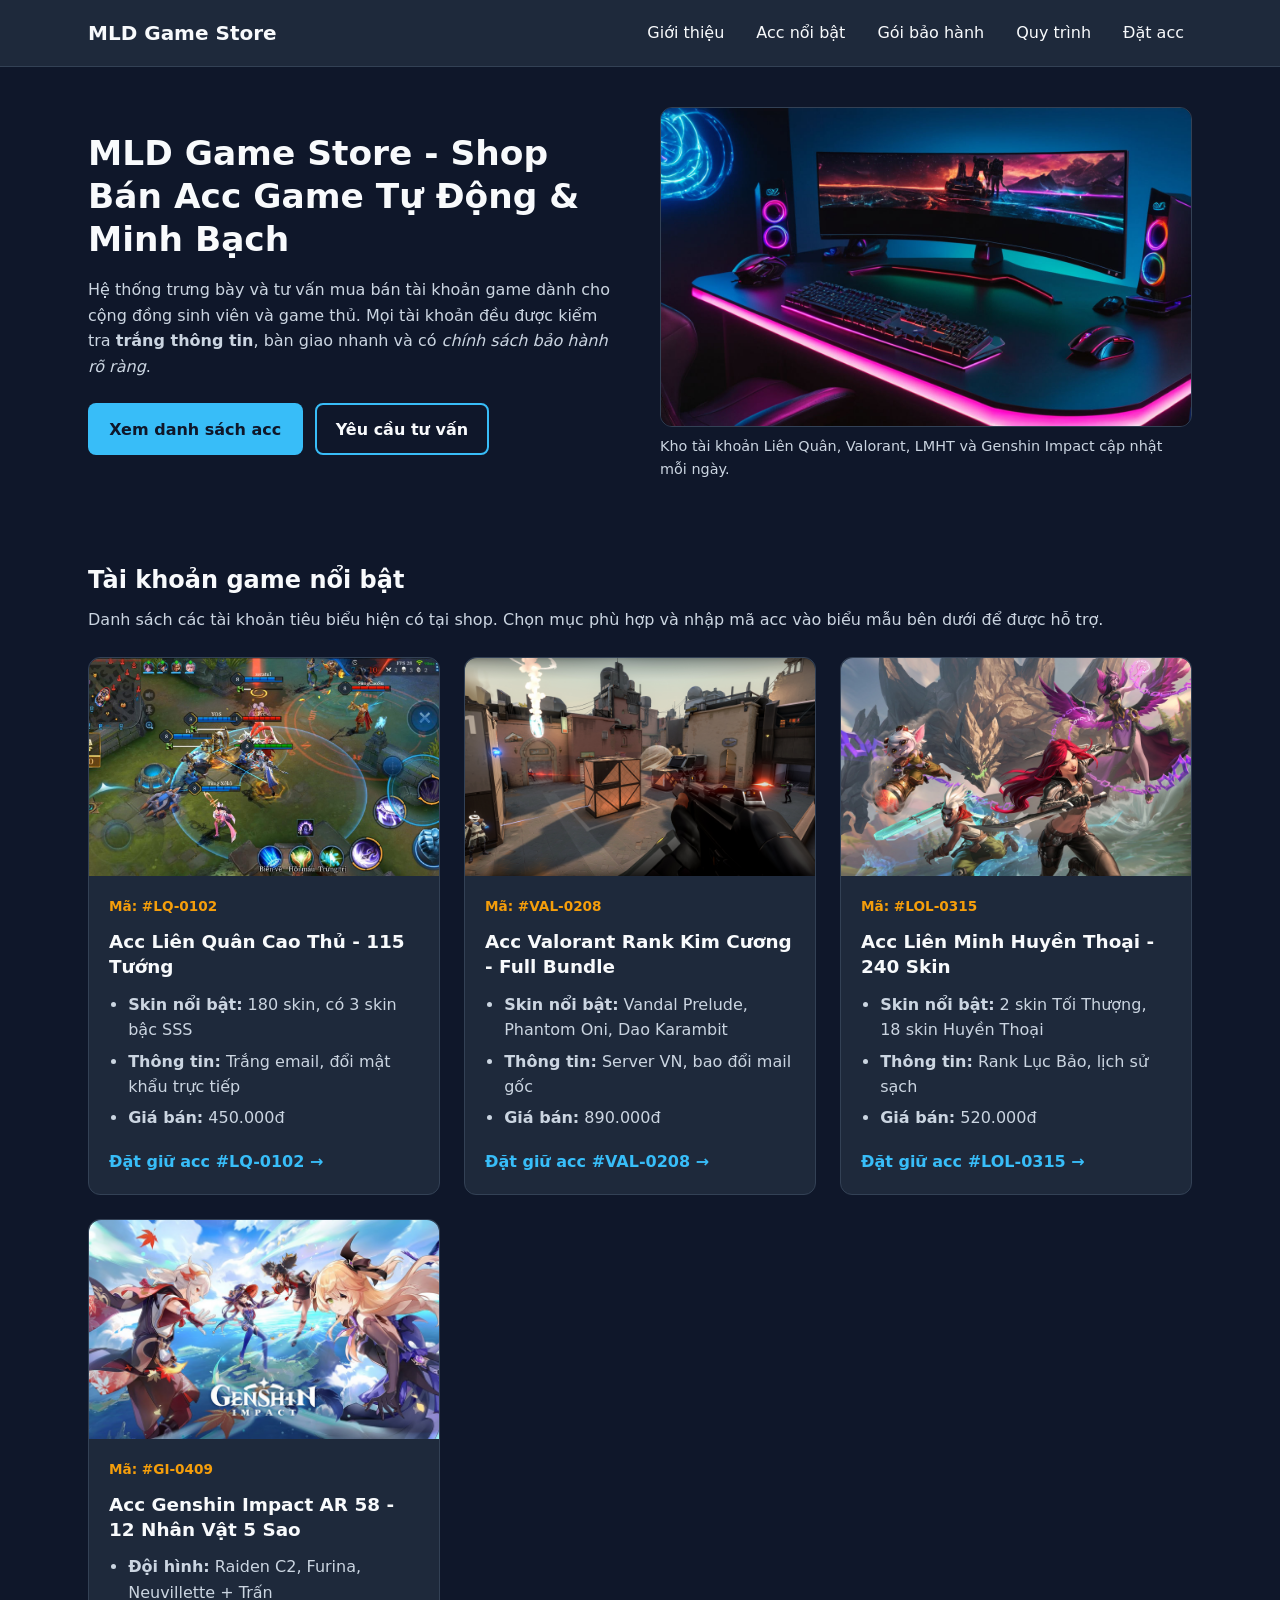
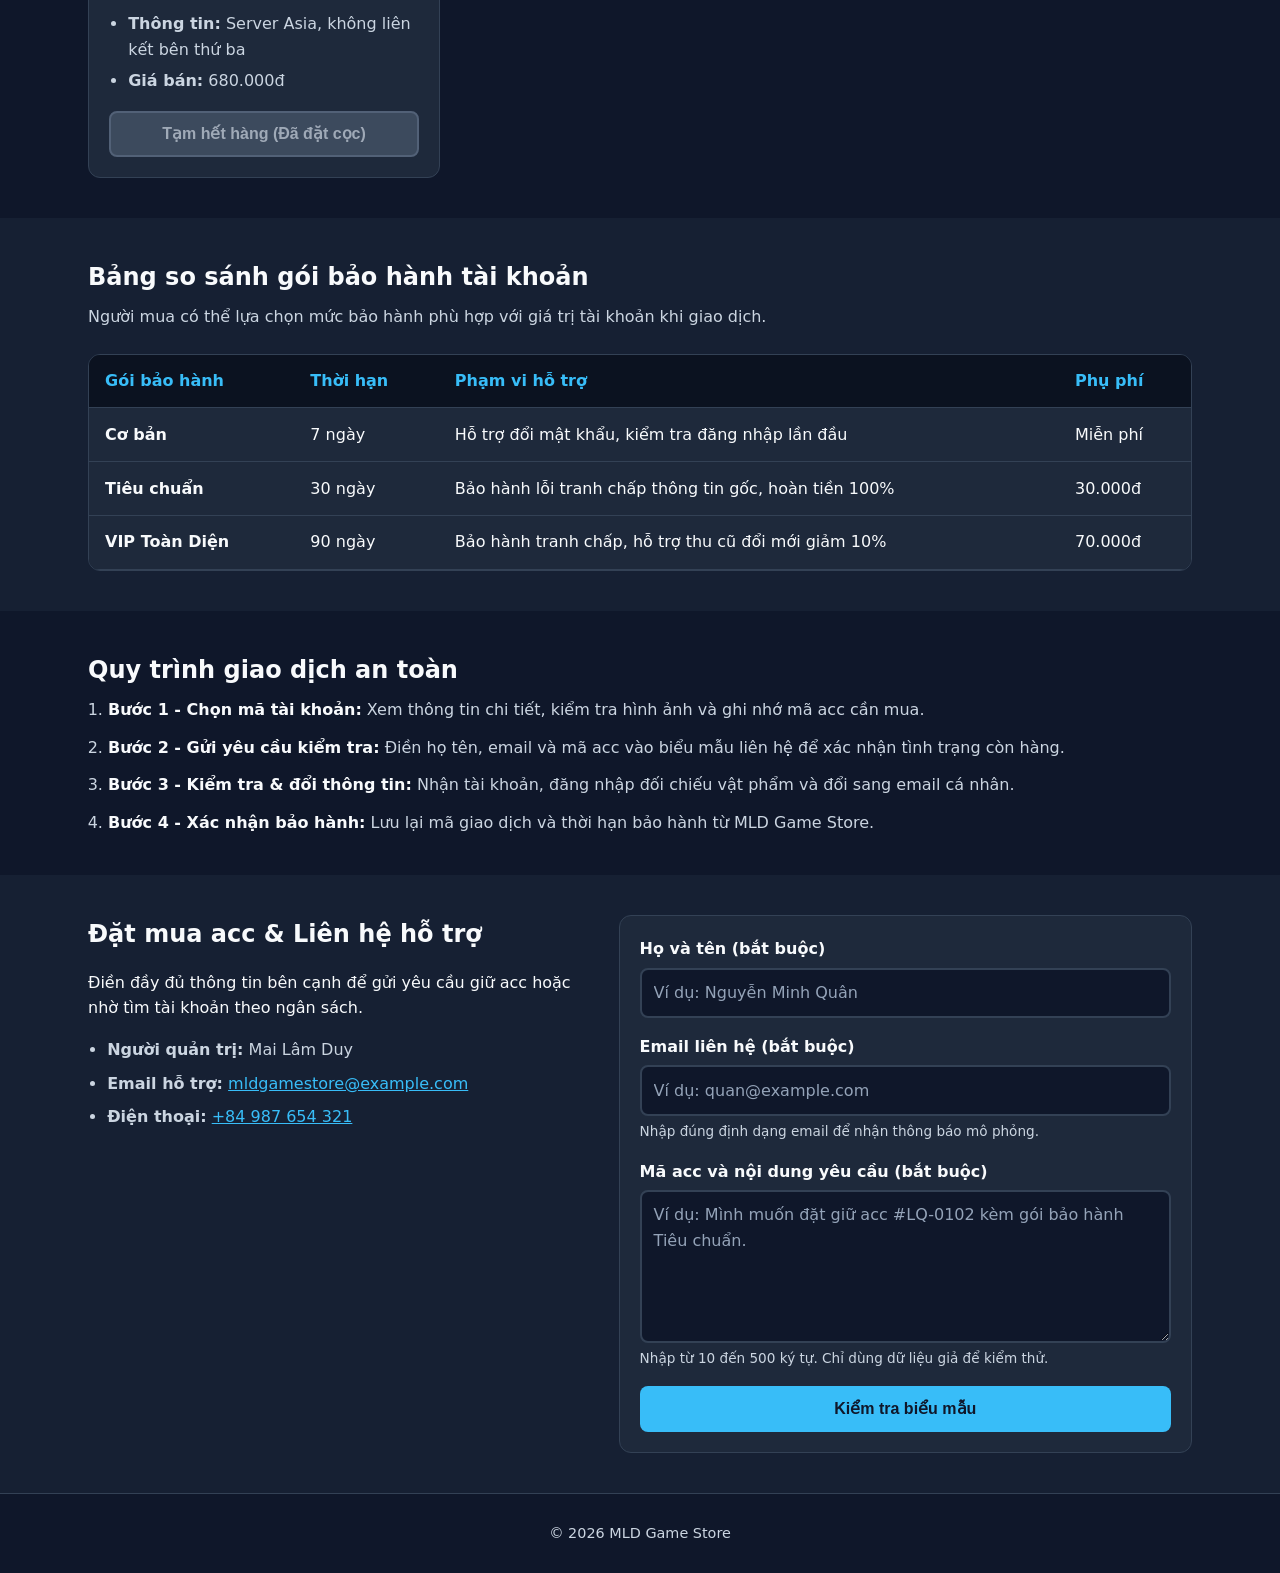
<file: index.html>
<!DOCTYPE html>
<html lang="vi">

<head>
    <meta charset="UTF-8">
    <meta name="viewport" content="width=device-width, initial-scale=1">
    <title>MLD Game Store - Shop Bán Acc Game Uy Tín</title>
    <link rel="stylesheet" href="css/style.css">
</head>

<body>
    <header class="site-header">
        <div class="container header-inner">
            <a class="brand" href="index.html">MLD Game Store</a>
            <nav class="site-nav" aria-label="Điều hướng chính">
                <a href="#gioi-thieu">Giới thiệu</a>
                <a href="#danh-muc-acc">Acc nổi bật</a>
                <a href="#bang-gia">Gói bảo hành</a>
                <a href="#quy-trinh">Quy trình</a>
                <a href="#dat-acc">Đặt acc</a>
            </nav>
        </div>
    </header>

    <main>
        <section id="gioi-thieu" class="hero">
            <div class="container hero-inner">
                <div class="hero-text">
                    <h1>MLD Game Store - Shop Bán Acc Game Tự Động &amp; Minh Bạch</h1>
                    <p>
                        Hệ thống trưng bày và tư vấn mua bán tài khoản game dành cho cộng đồng sinh viên và game thủ.
                        Mọi tài khoản đều được kiểm tra <strong>trắng thông tin</strong>, bàn giao nhanh và có
                        <em>chính sách bảo hành rõ ràng</em>.
                    </p>
                    <div class="hero-actions">
                        <a class="button button-primary" href="#danh-muc-acc">Xem danh sách acc</a>
                        <a class="button button-secondary" href="#dat-acc">Yêu cầu tư vấn</a>
                    </div>
                </div>
                <figure class="hero-media">
                    <img src="assets/images/banner-shop.jpg"
                        alt="Góc máy chơi game với màn hình hiển thị giao diện trò chơi điện tử" width="600"
                        height="400">
                    <figcaption>Kho tài khoản Liên Quân, Valorant, LMHT và Genshin Impact cập nhật mỗi ngày.
                    </figcaption>
                </figure>
            </div>
        </section>

        <section id="danh-muc-acc" class="section">
            <div class="container">
                <h2>Tài khoản game nổi bật</h2>
                <p class="section-lead">
                    Danh sách các tài khoản tiêu biểu hiện có tại shop. Chọn mục phù hợp và nhập mã acc vào biểu mẫu bên
                    dưới để được hỗ trợ.
                </p>

                <div class="acc-grid">
                    <article class="acc-card">
                        <div class="card-media">
                            <img src="assets/images/acc-lien-quan.jpg"
                                alt="Minh họa tài khoản game Liên Quân Mobile hạng Cao Thủ" width="600" height="360">
                        </div>
                        <div class="card-body">
                            <p class="acc-code">Mã: #LQ-0102</p>
                            <h3>Acc Liên Quân Cao Thủ - 115 Tướng</h3>
                            <ul>
                                <li><strong>Skin nổi bật:</strong> 180 skin, có 3 skin bậc SSS</li>
                                <li><strong>Thông tin:</strong> Trắng email, đổi mật khẩu trực tiếp</li>
                                <li><strong>Giá bán:</strong> 450.000đ</li>
                            </ul>
                            <a class="card-link" href="#dat-acc">Đặt giữ acc #LQ-0102 →</a>
                        </div>
                    </article>

                    <article class="acc-card">
                        <div class="card-media">
                            <img src="assets/images/acc-valorant.jpg"
                                alt="Minh họa tài khoản game Valorant máy chủ Việt Nam" width="600" height="360">
                        </div>
                        <div class="card-body">
                            <p class="acc-code">Mã: #VAL-0208</p>
                            <h3>Acc Valorant Rank Kim Cương - Full Bundle</h3>
                            <ul>
                                <li><strong>Skin nổi bật:</strong> Vandal Prelude, Phantom Oni, Dao Karambit</li>
                                <li><strong>Thông tin:</strong> Server VN, bao đổi mail gốc</li>
                                <li><strong>Giá bán:</strong> 890.000đ</li>
                            </ul>
                            <a class="card-link" href="#dat-acc">Đặt giữ acc #VAL-0208 →</a>
                        </div>
                    </article>

                    <article class="acc-card">
                        <div class="card-media">
                            <img src="assets/images/acc-lmht.jpg"
                                alt="Minh họa tài khoản Liên Minh Huyền Thoại nhiều trang phục" width="600"
                                height="360">
                        </div>
                        <div class="card-body">
                            <p class="acc-code">Mã: #LOL-0315</p>
                            <h3>Acc Liên Minh Huyền Thoại - 240 Skin</h3>
                            <ul>
                                <li><strong>Skin nổi bật:</strong> 2 skin Tối Thượng, 18 skin Huyền Thoại</li>
                                <li><strong>Thông tin:</strong> Rank Lục Bảo, lịch sử sạch</li>
                                <li><strong>Giá bán:</strong> 520.000đ</li>
                            </ul>
                            <a class="card-link" href="#dat-acc">Đặt giữ acc #LOL-0315 →</a>
                        </div>
                    </article>

                    <article class="acc-card">
                        <div class="card-media">
                            <img src="assets/images/acc-genshin.jpg"
                                alt="Minh họa tài khoản Genshin Impact AR 58 máy chủ Asia" width="600" height="360">
                        </div>
                        <div class="card-body">
                            <p class="acc-code">Mã: #GI-0409</p>
                            <h3>Acc Genshin Impact AR 58 - 12 Nhân Vật 5 Sao</h3>
                            <ul>
                                <li><strong>Đội hình:</strong> Raiden C2, Furina, Neuvillette + Trấn</li>
                                <li><strong>Thông tin:</strong> Server Asia, không liên kết bên thứ ba</li>
                                <li><strong>Giá bán:</strong> 680.000đ</li>
                            </ul>
                            <button class="button button-disabled" type="button" disabled>
                                Tạm hết hàng (Đã đặt cọc)
                            </button>
                        </div>
                    </article>
                </div>
            </div>
        </section>

        <section id="bang-gia" class="section section-alt">
            <div class="container">
                <h2>Bảng so sánh gói bảo hành tài khoản</h2>
                <p class="section-lead">
                    Người mua có thể lựa chọn mức bảo hành phù hợp với giá trị tài khoản khi giao dịch.
                </p>

                <div class="table-wrapper">
                    <table>
                        <thead>
                            <tr>
                                <th scope="col">Gói bảo hành</th>
                                <th scope="col">Thời hạn</th>
                                <th scope="col">Phạm vi hỗ trợ</th>
                                <th scope="col">Phụ phí</th>
                            </tr>
                        </thead>
                        <tbody>
                            <tr>
                                <th scope="row">Cơ bản</th>
                                <td>7 ngày</td>
                                <td>Hỗ trợ đổi mật khẩu, kiểm tra đăng nhập lần đầu</td>
                                <td>Miễn phí</td>
                            </tr>
                            <tr>
                                <th scope="row">Tiêu chuẩn</th>
                                <td>30 ngày</td>
                                <td>Bảo hành lỗi tranh chấp thông tin gốc, hoàn tiền 100%</td>
                                <td>30.000đ</td>
                            </tr>
                            <tr>
                                <th scope="row">VIP Toàn Diện</th>
                                <td>90 ngày</td>
                                <td>Bảo hành tranh chấp, hỗ trợ thu cũ đổi mới giảm 10%</td>
                                <td>70.000đ</td>
                            </tr>
                        </tbody>
                    </table>
                </div>
            </div>
        </section>

        <section id="quy-trinh" class="section">
            <div class="container">
                <h2>Quy trình giao dịch an toàn</h2>
                <ol class="process-list">
                    <li><strong>Bước 1 - Chọn mã tài khoản:</strong> Xem thông tin chi tiết, kiểm tra hình ảnh và ghi
                        nhớ mã acc cần mua.</li>
                    <li><strong>Bước 2 - Gửi yêu cầu kiểm tra:</strong> Điền họ tên, email và mã acc vào biểu mẫu liên
                        hệ để xác nhận tình trạng còn hàng.</li>
                    <li><strong>Bước 3 - Kiểm tra &amp; đổi thông tin:</strong> Nhận tài khoản, đăng nhập đối chiếu vật
                        phẩm và đổi sang email cá nhân.</li>
                    <li><strong>Bước 4 - Xác nhận bảo hành:</strong> Lưu lại mã giao dịch và thời hạn bảo hành từ MLD
                        Game Store.</li>
                </ol>
            </div>
        </section>

        <section id="dat-acc" class="section section-alt">
            <div class="container contact-layout">
                <div class="contact-info">
                    <h2>Đặt mua acc &amp; Liên hệ hỗ trợ</h2>
                    <p>
                        Điền đầy đủ thông tin bên cạnh để gửi yêu cầu giữ acc hoặc nhờ tìm tài khoản theo ngân sách.
                    </p>
                    <ul class="contact-list">
                        <li><strong>Người quản trị:</strong> Mai Lâm Duy</li>
                        <li><strong>Email hỗ trợ:</strong> <a
                                href="mailto:mldgamestore@example.com">mldgamestore@example.com</a></li>
                        <li><strong>Điện thoại:</strong> <a href="tel:+84987654321">+84 987 654 321</a></li>
                    </ul>
                </div>

                <form class="order-form" action="ket-qua.html" method="get">
                    <div class="form-group">
                        <label for="fullname">Họ và tên (bắt buộc)</label>
                        <input id="fullname" name="fullname" type="text" autocomplete="name"
                            placeholder="Ví dụ: Nguyễn Minh Quân" required minlength="2" maxlength="80">
                    </div>

                    <div class="form-group">
                        <label for="email">Email liên hệ (bắt buộc)</label>
                        <input id="email" name="email" type="email" autocomplete="email"
                            placeholder="Ví dụ: quan@example.com" required aria-describedby="email-help">
                        <p id="email-help" class="help">Nhập đúng định dạng email để nhận thông báo mô phỏng.</p>
                    </div>

                    <div class="form-group">
                        <label for="message">Mã acc và nội dung yêu cầu (bắt buộc)</label>
                        <textarea id="message" name="message" rows="5"
                            placeholder="Ví dụ: Mình muốn đặt giữ acc #LQ-0102 kèm gói bảo hành Tiêu chuẩn." required
                            minlength="10" maxlength="500" aria-describedby="message-help"></textarea>
                        <p id="message-help" class="help">Nhập từ 10 đến 500 ký tự. Chỉ dùng dữ liệu giả để kiểm thử.
                        </p>
                    </div>

                    <button class="button button-primary" type="submit">Kiểm tra biểu mẫu</button>
                </form>
            </div>
        </section>
    </main>

    <footer class="site-footer">
        <div class="container footer-inner">
            <p>&copy; 2026 MLD Game Store</p>
        </div>
    </footer>
</body>

</html>
</file>
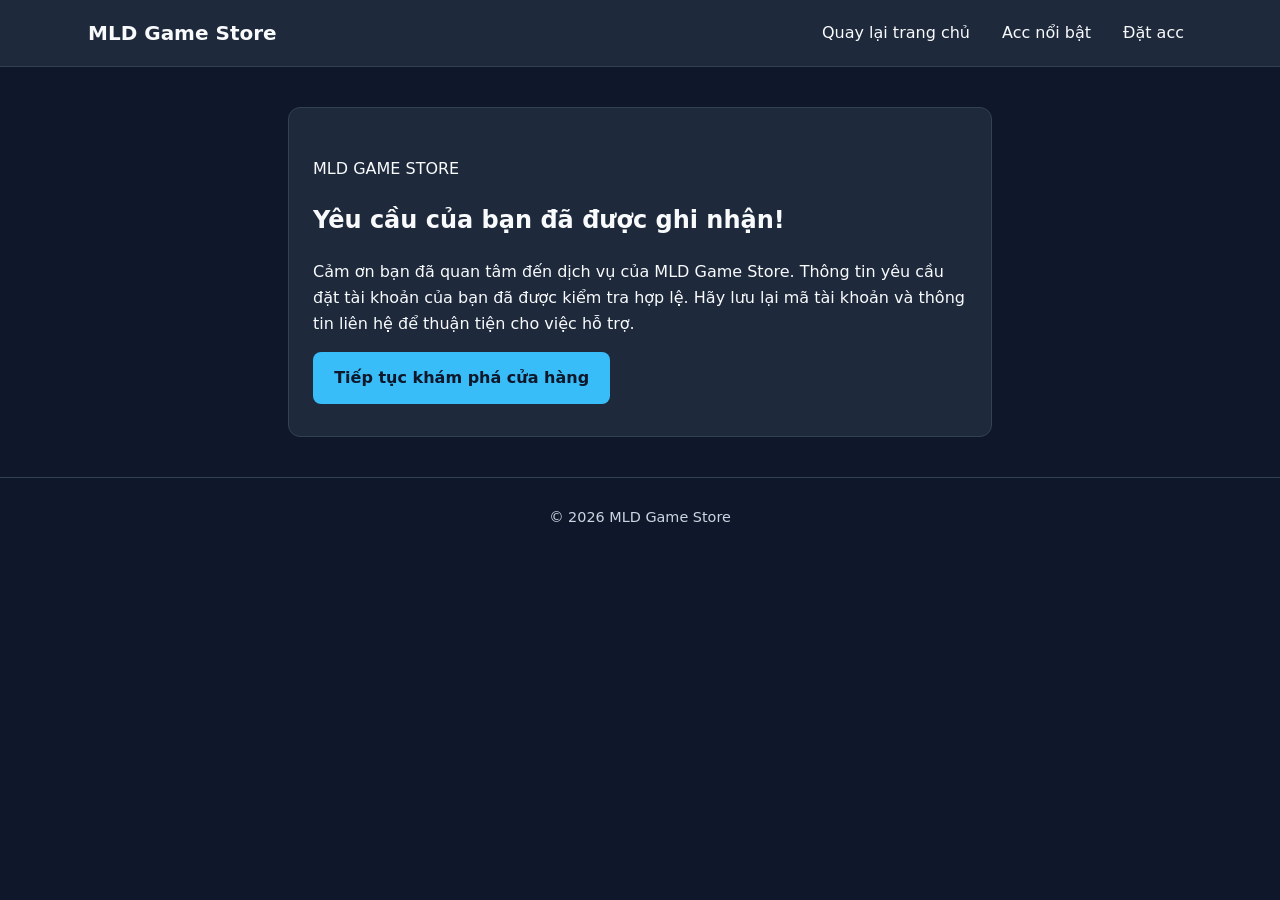
<file: ket-qua.html>
<!DOCTYPE html>
<html lang="vi">

<head>
    <meta charset="UTF-8">
    <meta name="viewport" content="width=device-width, initial-scale=1">
    <title>Kết quả kiểm tra biểu mẫu - MLD Game Store</title>
    <link rel="stylesheet" href="css/style.css">
</head>

<body>
    <header class="site-header">
        <div class="container header-inner">
            <a class="brand" href="index.html">MLD Game Store</a>
            <nav class="site-nav" aria-label="Điều hướng chính">
                <a href="index.html">Quay lại trang chủ</a>
                <a href="index.html#danh-muc-acc">Acc nổi bật</a>
                <a href="index.html#dat-acc">Đặt acc</a>
            </nav>
        </div>
    </header>

    <main>

        <section class="section">
            <div class="container result-box">
                <div class="result-icon" aria-hidden="true">
                    <i class="fa-solid fa-circle-check"></i>
                </div>

                <p class="result-label">MLD GAME STORE</p>

                <h1>Yêu cầu của bạn đã được ghi nhận!</h1>

                <p class="result-description">
                    Cảm ơn bạn đã quan tâm đến dịch vụ của MLD Game Store.
                    Thông tin yêu cầu đặt tài khoản của bạn đã được kiểm tra
                    hợp lệ. Hãy lưu lại mã tài khoản và thông tin liên hệ
                    để thuận tiện cho việc hỗ trợ.
                </p>

                <div class="result-status">
                </div>

                <a class="button button-primary" href="index.html">
                    <i class="fa-solid fa-store"></i>
                    Tiếp tục khám phá cửa hàng
                </a>
            </div>
        </section>

    </main>

    <footer class="site-footer">
        <div class="container footer-inner">
            <p>&copy; 2026 MLD Game Store</p>
        </div>
    </footer>
</body>

</html>
</file>
<file: css/style.css>
/* 1. Design Tokens & Reset cơ bản */
:root {
  --bg-page: #0f172a;
  --bg-surface: #1e293b;
  --bg-alt: #162033;
  --border-color: #334155;
  --text-main: #f8fafc;
  --text-muted: #cbd5e1;
  --primary: #38bdf8;
  --primary-hover: #0ea5e9;
  --primary-text: #0f172a;
  --accent: #f59e0b;
  --focus-ring: #fbbf24;
  --error: #b91c1c;
  --radius: 0.75rem;
}

*,
*::before,
*::after {
  box-sizing: border-box;
}

body {
  margin: 0;
  font-family: system-ui, -apple-system, "Segoe UI", Roboto, sans-serif;
  line-height: 1.6;
  background-color: var(--bg-page);
  color: var(--text-main);
}

img {
  max-width: 100%;
  height: auto;
  display: block;
}

a {
  color: var(--primary);
}

/* 2. Container co giãn (Mobile-first từ 320px) */
.container {
  width: 100%;
  max-width: 72rem;
  margin-inline: auto;
  padding-inline: 1rem;
}

/* 3. Header & Menu Flexbox (tự xuống dòng khi hẹp) */
.site-header {
  background-color: var(--bg-surface);
  border-bottom: 1px solid var(--border-color);
  padding-block: 1rem;
}

.header-inner {
  display: flex;
  flex-wrap: wrap;
  justify-content: space-between;
  align-items: center;
  gap: 0.75rem 1.5rem;
}

.brand {
  font-size: 1.25rem;
  font-weight: 700;
  color: var(--text-main);
  text-decoration: none;
}

.site-nav {
  display: flex;
  flex-wrap: wrap;
  align-items: center;
  gap: 0.5rem 1rem;
}

.site-nav a {
  color: var(--text-main);
  text-decoration: none;
  padding: 0.25rem 0.5rem;
  border-radius: 0.375rem;
  transition: background-color 180ms ease, color 180ms ease;
}

.site-nav a:hover {
  background-color: var(--border-color);
  color: var(--primary);
  text-decoration: underline;
}

/* 4. Trạng thái Focus rõ ràng cho điều hướng bàn phím */
.brand:focus-visible,
.site-nav a:focus-visible,
.button:focus-visible,
.card-link:focus-visible,
.contact-list a:focus-visible,
input:focus-visible,
textarea:focus-visible {
  outline: 3px solid var(--focus-ring);
  outline-offset: 3px;
}

/* 5. Nút bấm & các trạng thái tương tác */
.button {
  display: inline-block;
  padding: 0.7rem 1.2rem;
  border-radius: 0.5rem;
  border: 2px solid transparent;
  font-size: 1rem;
  font-weight: 600;
  text-decoration: none;
  cursor: pointer;
  transition: background-color 180ms ease, color 180ms ease, transform 180ms ease;
}

.button-primary {
  background-color: var(--primary);
  color: var(--primary-text);
}

.button-primary:hover {
  background-color: var(--primary-hover);
}

.button-secondary {
  background-color: transparent;
  color: var(--text-main);
  border-color: var(--primary);
}

.button-secondary:hover {
  background-color: var(--bg-surface);
  color: var(--primary);
}

.button:active:not(:disabled) {
  transform: translateY(1px);
}

.button:disabled,
.button-disabled {
  background-color: #475569;
  color: #cbd5e1;
  border-color: #64748b;
  cursor: not-allowed;
  opacity: 0.75;
}

/* 6. Hero (Mobile-first: xếp 1 cột) */
.hero {
  padding-block: 2.5rem;
}

.hero-inner {
  display: flex;
  flex-direction: column;
  gap: 1.5rem;
}

.hero-text h1 {
  margin-top: 0;
  margin-bottom: 1rem;
  font-size: 1.75rem;
  line-height: 1.25;
}

.hero-text p {
  color: var(--text-muted);
  margin-bottom: 1.5rem;
}

.hero-actions {
  display: flex;
  flex-wrap: wrap;
  gap: 0.75rem;
}

.hero-media {
  margin: 0;
}

.hero-media img {
  width: 100%;
  border-radius: var(--radius);
  border: 1px solid var(--border-color);
}

.hero-media figcaption {
  margin-top: 0.5rem;
  font-size: 0.9rem;
  color: var(--text-muted);
}

/* 7. Các Section nội dung */
.section {
  padding-block: 2.5rem;
}

.section-alt {
  background-color: var(--bg-alt);
}

.section h2 {
  margin-top: 0;
  margin-bottom: 0.5rem;
  font-size: 1.5rem;
}

.section-lead {
  color: var(--text-muted);
  margin-top: 0;
  margin-bottom: 1.5rem;
}

/* 8. Danh sách Acc Game - Grid 1 cột cơ sở */
.acc-grid {
  display: grid;
  grid-template-columns: minmax(0, 1fr);
  gap: 1.5rem;
}

.acc-card {
  min-width: 0;
  background-color: var(--bg-surface);
  border: 1px solid var(--border-color);
  border-radius: var(--radius);
  display: flex;
  flex-direction: column;
  transition: transform 180ms ease, border-color 180ms ease;
}

.acc-card:hover,
.acc-card:focus-within {
  transform: translateY(-4px);
  border-color: var(--primary);
}

/* Đặt overflow: hidden ở khung ảnh thay vì cả card để không cắt outline focus */
.card-media {
  overflow: hidden;
  border-top-left-radius: var(--radius);
  border-top-right-radius: var(--radius);
}

.card-media img {
  width: 100%;
  aspect-ratio: 16 / 10;
  object-fit: cover;
}

.card-body {
  padding: 1.25rem;
  display: flex;
  flex-direction: column;
  gap: 0.75rem;
  flex-grow: 1;
}

.acc-code {
  margin: 0;
  font-size: 0.85rem;
  font-weight: 700;
  color: var(--accent);
}

.card-body h3 {
  margin: 0;
  font-size: 1.15rem;
  line-height: 1.35;
}

.card-body ul {
  margin: 0;
  padding-left: 1.2rem;
  color: var(--text-muted);
}

.card-body li {
  margin-bottom: 0.35rem;
}

.card-link {
  margin-top: auto;
  display: inline-block;
  font-weight: 600;
  text-decoration: none;
  overflow-wrap: anywhere;
  transition: color 180ms ease;
}

.card-link:hover {
  color: var(--accent);
  text-decoration: underline;
}

/* 9. Bảng bảo hành (chống tràn ngang ở 320px) */
.table-wrapper {
  width: 100%;
  overflow-x: auto;
  border: 1px solid var(--border-color);
  border-radius: var(--radius);
}

table {
  width: 100%;
  border-collapse: collapse;
  background-color: var(--bg-surface);
  min-width: 34rem;
}

th,
td {
  padding: 0.85rem 1rem;
  text-align: left;
  border-bottom: 1px solid var(--border-color);
}

thead th {
  background-color: #0b1220;
  color: var(--primary);
}

/* 10. Quy trình giao dịch */
.process-list {
  margin: 0;
  padding-left: 1.25rem;
  display: flex;
  flex-direction: column;
  gap: 0.75rem;
}

.process-list li {
  color: var(--text-muted);
}

.process-list strong {
  color: var(--text-main);
}

/* 11. Khu vực Liên hệ & Form HTML5 */
.contact-layout {
  display: grid;
  grid-template-columns: minmax(0, 1fr);
  gap: 2rem;
}

.contact-list {
  padding-left: 1.2rem;
  color: var(--text-muted);
}

.contact-list li {
  margin-bottom: 0.5rem;
}

.contact-list a {
  overflow-wrap: anywhere;
}

.order-form {
  background-color: var(--bg-surface);
  border: 1px solid var(--border-color);
  border-radius: var(--radius);
  padding: 1.25rem;
  display: flex;
  flex-direction: column;
  gap: 1rem;
}

.form-group {
  display: flex;
  flex-direction: column;
  gap: 0.35rem;
}

.form-group label {
  font-weight: 600;
}

.form-group input,
.form-group textarea {
  width: 100%;
  padding: 0.65rem 0.75rem;
  border-radius: 0.5rem;
  border: 2px solid var(--border-color);
  background-color: var(--bg-page);
  color: var(--text-main);
  font: inherit;
}

.form-group input::placeholder,
.form-group textarea::placeholder {
  color: #94a3b8;
}

/* Chỉ báo lỗi sau khi người dùng đã tương tác hoặc bấm gửi */
input:user-invalid,
textarea:user-invalid {
  border-color: var(--error);
}

.help {
  margin: 0;
  font-size: 0.85rem;
  color: var(--text-muted);
}

/* 12. Trang kết quả mô phỏng & Footer */
.result-box {
  background-color: var(--bg-surface);
  border: 1px solid var(--border-color);
  border-radius: var(--radius);
  padding: 2rem;
  max-width: 44rem;
}

.result-note {
  padding: 1rem;
  border-left: 4px solid var(--accent);
  background-color: var(--bg-page);
  color: var(--text-muted);
}

.site-footer {
  border-top: 1px solid var(--border-color);
  padding-block: 1.5rem;
  text-align: center;
  color: var(--text-muted);
  font-size: 0.9rem;
}

.footer-inner p {
  margin: 0.25rem 0;
}

/* 13. Responsive Breakpoints tính theo kích thước nội dung */
/* B1 = 640px: card tối thiểu 280px -> 2*280 + 24(gap) + 2*24(padding) = 632px -> chọn 640px */
@media (min-width: 640px) {
  .container {
    padding-inline: 1.5rem;
  }

  .hero-text h1 {
    font-size: 2.15rem;
  }

  .acc-grid {
    grid-template-columns: repeat(2, minmax(0, 1fr));
  }
}

/* B2 = 960px: card tối thiểu 280px -> 3*280 + 2*24(gap) + 2*24(padding) = 936px -> chọn 960px */
@media (min-width: 960px) {
  .hero-inner {
    flex-direction: row;
    align-items: center;
    gap: 2.5rem;
  }

  .hero-text {
    flex: 1;
  }

  .hero-media {
    flex: 1;
  }

  .acc-grid {
    grid-template-columns: repeat(3, minmax(0, 1fr));
  }

  .contact-layout {
    grid-template-columns: minmax(0, 1fr) minmax(0, 1.15fr);
    align-items: start;
  }
}
</file>
